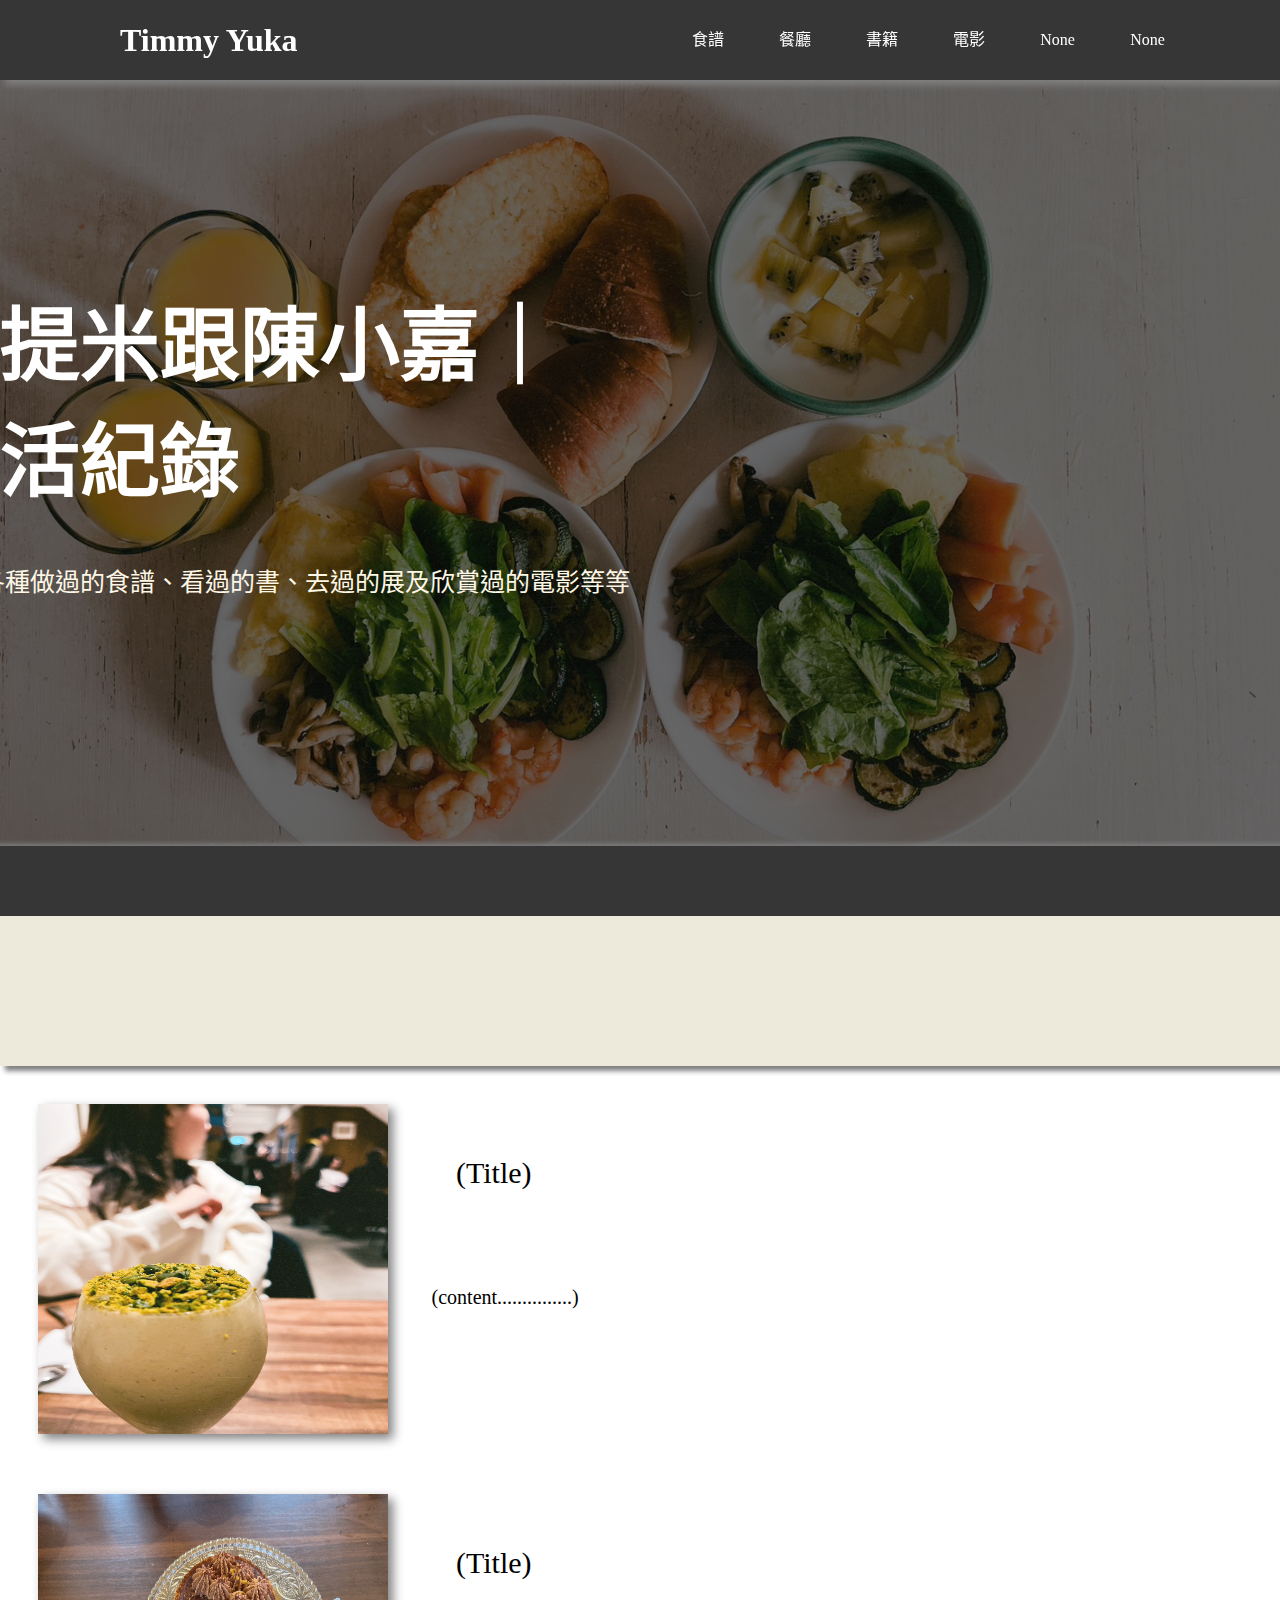
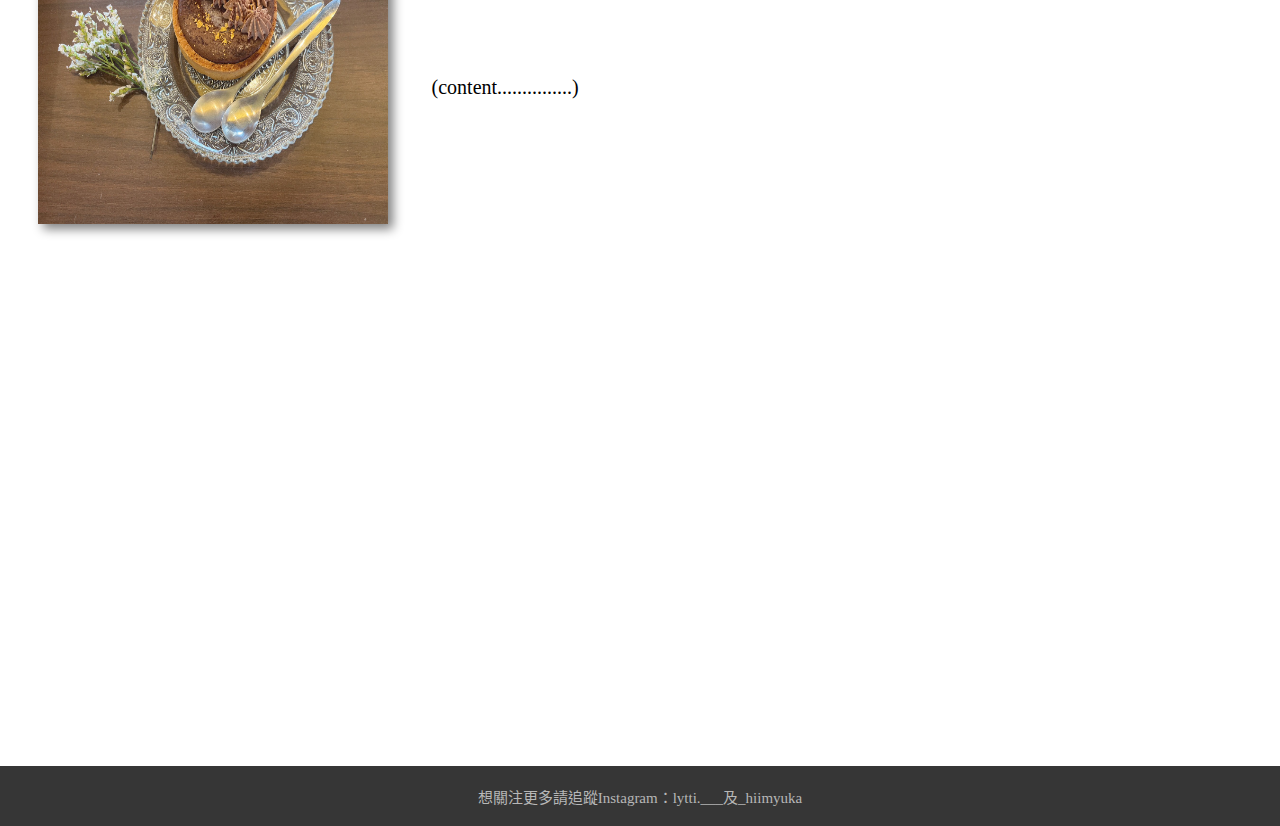
<file: index.html>
<!DOCTYPE html>
<html lang="zh-TW">
<head>
    <meta charset="UTF-8">
    <meta name="viewport" content="width=device-width, initial-scale=1.0">
    <title>大廚提米</title>
    <link rel = 'stylesheet' href = 'style.css' >
</head>
<body>
    <header>
            <h1><a href="index.html">Timmy Yuka</a></h1>
            <!---------- 漢堡選單 ---------->
        <nav class="navbar">
            <ul class="nav_menu">
                <li class="nav_item"><a href="recipe.html" class="nav_link">食譜</a></li>
                <li class="nav_item"><a href="#" class="nav_link">餐廳</a></li>
                <li class="nav_item"><a href="#" class="nav_link">書籍</a></li>
                <li class="nav_item"><a href="#" class="nav_link">電影</a></li>
                <li class="nav_item"><a href="#" class="nav_link">None</a></li>
                <li class="nav_item"><a href="#" class="nav_link">None</a></li>
            </ul>
            <div class="burger">
                <span class="bar"></span>
                <span class="bar"></span>
                <span class="bar"></span>
            </div>
        </nav>
        <script src="script.js"></script>
        <!----------------------------->
    </header>
    <section class="Pic">
        <h2>羅提米跟陳小嘉｜<br>生活紀錄</h2>
        <p>紀錄各種做過的食譜、看過的書、去過的展及欣賞過的電影等等</p>
    </section>
    <div class="bridge"></div>
    <div class="bridge2"></div>
    <section class="intro">
        <section class="img1">
                <img src="S__223125566_0.jpg" alt="Tiramisu">
                <h3>(Title)</h3>
                <p>(content...............)</p>
        </section>
        <section class="img2">
                <img src="S__223125564_0.jpg" alt="Tiramisu">
                <h3>(Title)</h3>
                <p>(content...............)</p>
        </section>
    </section>
    <footer>
        <p>想關注更多請追蹤Instagram：lytti.___及_hiimyuka</p>
    </footer>
</body>
</html
</file>
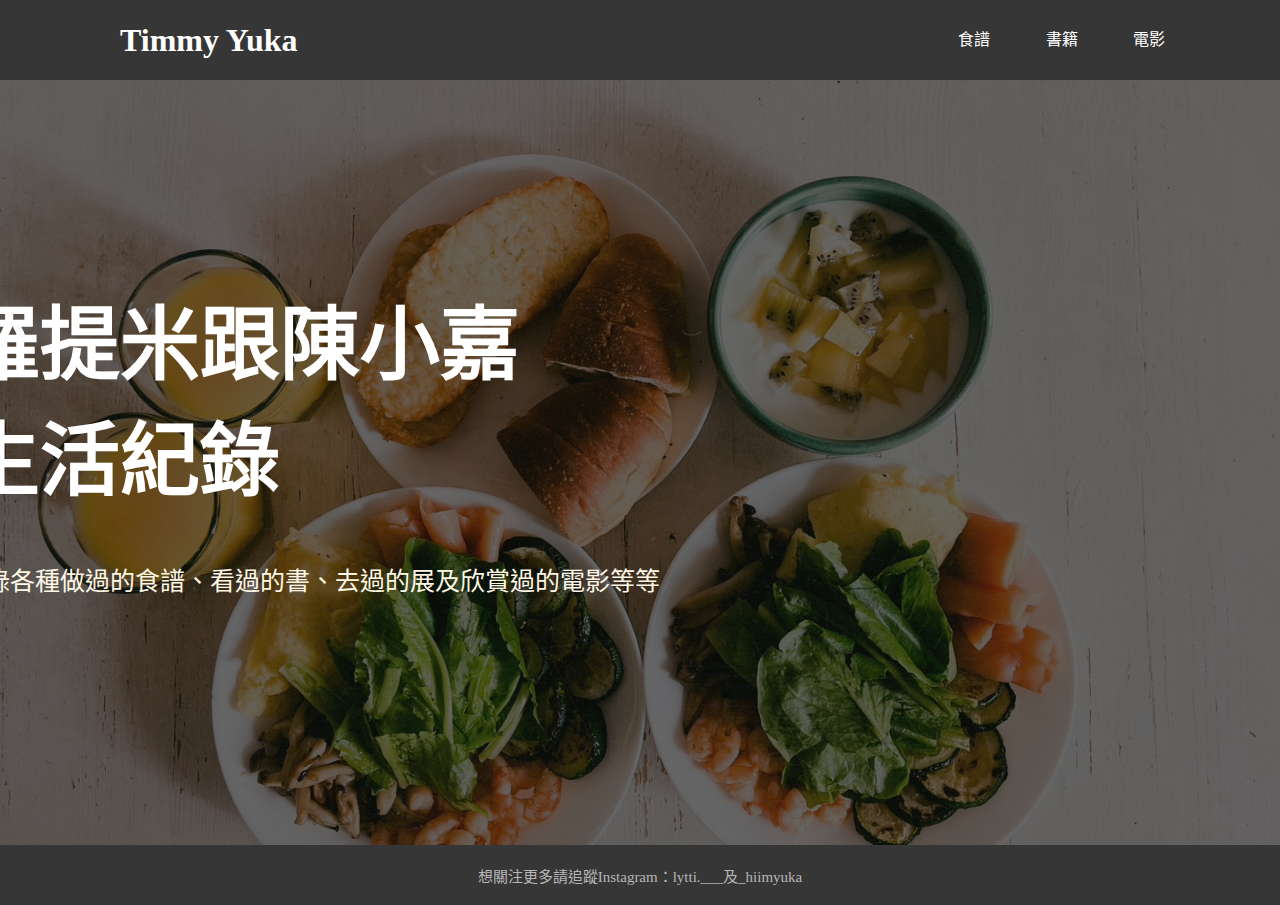
<file: web/index.html>
<!DOCTYPE html>
<html lang="zh-TW">
<head>
    <meta charset="UTF-8">
    <meta name="viewport" content="width=device-width, initial-scale=1.0">
    <title>大廚提米</title>
    <link rel = 'stylesheet' href = 'style.css' >
</head>
<body>
    <header>
            <h1><a href="index.html">Timmy Yuka</a></h1>
            <!---------- 漢堡選單 ---------->
        <nav class="navbar">
            <ul class="nav_menu">
                <li class="nav_item"><a href="recipe.html">食譜</a></li>
                <li class="nav_item"><a href="#">書籍</a></li>
                <li class="nav_item"><a href="#">電影</a></li>
            </ul>
            <div class="burger">
                <span class="bar"></span>
                <span class="bar"></span>
                <span class="bar"></span>
            </div>
        </nav>
        <script src="script.js"></script>
        <!----------------------------->
    </header>
    <section class="Pic">
        <h2>羅提米跟陳小嘉<br>生活紀錄</h2>
        <p>紀錄各種做過的食譜、看過的書、去過的展及欣賞過的電影等等</p>
    </section>
    <footer>
        <p>想關注更多請追蹤Instagram：lytti.___及_hiimyuka</p>
    </footer>
</body>
</html
</file>
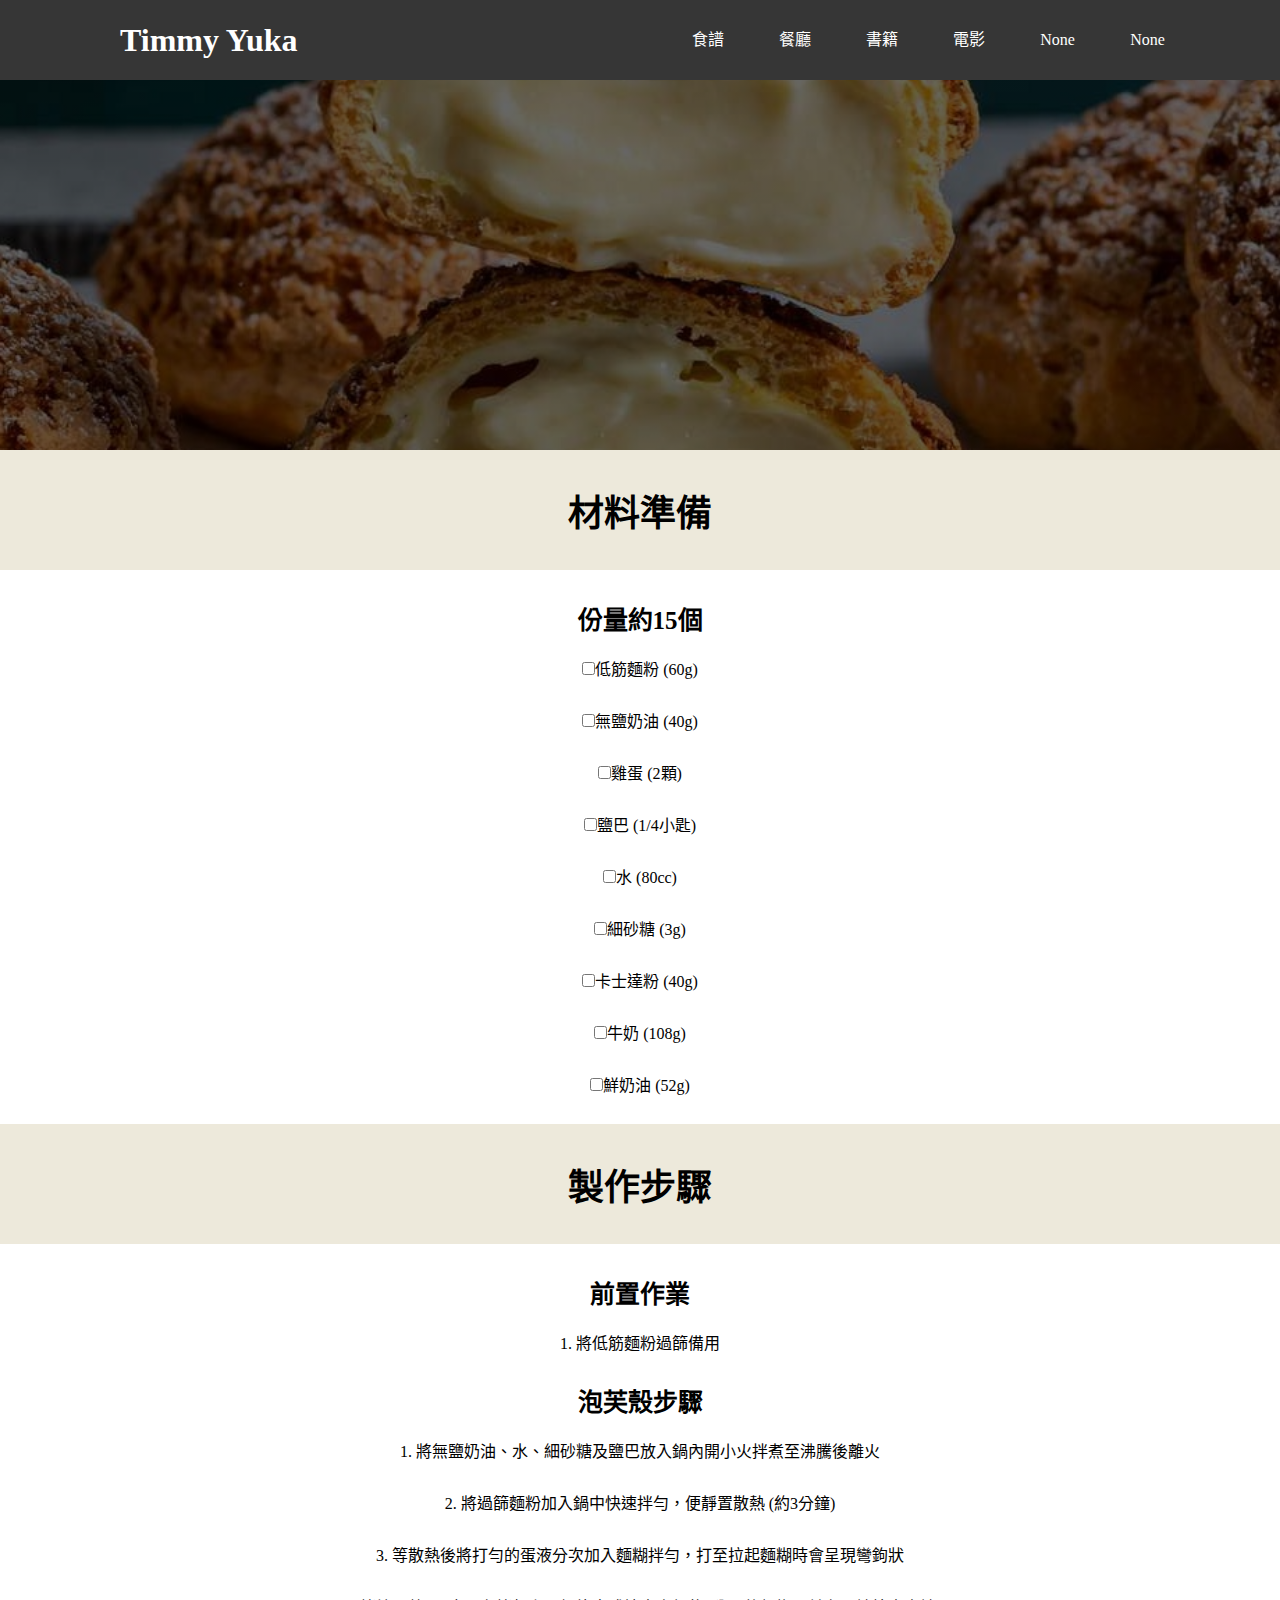
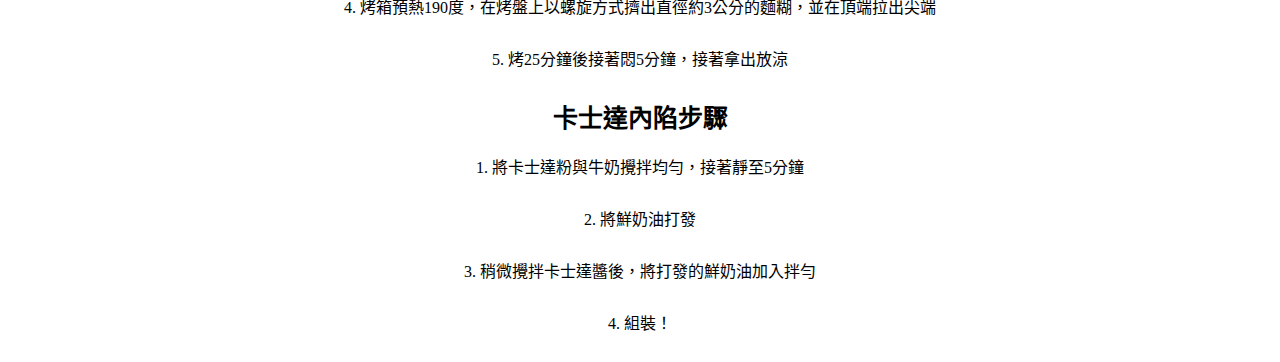
<file: puff.html>
<!DOCTYPE html>
<html lang="zh-TW">
<head>
    <meta charset="UTF-8">
    <meta name="viewport" content="width=device-width, initial-scale=1.0">
    <title>提拉米蘇食譜</title>
    <link rel = 'stylesheet' href = 'Tiramisu.css' >
</head>
<body>
    <header>
        <h1><a href="index.html">Timmy Yuka</a></h1>
        <!---------- 漢堡選單 ---------->
        <nav class="navbar">
            <ul class="nav_menu">
                <li class="nav_item"><a href="recipe.html" class="nav_link">食譜</a></li>
                <li class="nav_item"><a href="#" class="nav_link">餐廳</a></li>
                <li class="nav_item"><a href="#" class="nav_link">書籍</a></li>
                <li class="nav_item"><a href="#" class="nav_link">電影</a></li>
                <li class="nav_item"><a href="#" class="nav_link">None</a></li>
                <li class="nav_item"><a href="#" class="nav_link">None</a></li>
            </ul>
            <div class="burger">
                <span class="bar"></span>
                <span class="bar"></span>
                <span class="bar"></span>
            </div>
        </nav>
        <script src="script.js"></script>
    <nav>
    </nav>
    </header>
    <div class="puff_imag">
    </div>
    <div class="title">
        <h2>材料準備</h2>
    </div>
    <div class="content">
        <h3>份量約15個</h3>
        <p><input type="checkbox" class="nike">低筋麵粉 (60g)</p>
        <p><input type="checkbox" class="nike">無鹽奶油 (40g)</p>
        <p><input type="checkbox" class="nike">雞蛋 (2顆)</p>
        <p><input type="checkbox" class="nike">鹽巴 (1/4小匙)</p>
        <p><input type="checkbox" class="nike">水 (80cc)</p>
        <p><input type="checkbox" class="nike">細砂糖 (3g)</p>
        <p><input type="checkbox" class="nike">卡士達粉 (40g)</p>
        <p><input type="checkbox" class="nike">牛奶 (108g)</p>
        <p><input type="checkbox" class="nike">鮮奶油 (52g)</p>
    </div>
    <div class="title">
        <h2>製作步驟</h2>
    </div>
    <div class="content">
        <h3>前置作業</h3>
        <p>1. 將低筋麵粉過篩備用</p>
        <h3>泡芙殼步驟</h3>
        <p>1. 將無鹽奶油、水、細砂糖及鹽巴放入鍋內開小火拌煮至沸騰後離火</p>
        <p>2. 將過篩麵粉加入鍋中快速拌勻，便靜置散熱 (約3分鐘)</p>
        <p>3. 等散熱後將打勻的蛋液分次加入麵糊拌勻，打至拉起麵糊時會呈現彎鉤狀</p>
        <p>4. 烤箱預熱190度，在烤盤上以螺旋方式擠出直徑約3公分的麵糊，並在頂端拉出尖端</p>
        <p>5. 烤25分鐘後接著悶5分鐘，接著拿出放涼</p>
        <h3>卡士達內陷步驟</h3>
        <p>1. 將卡士達粉與牛奶攪拌均勻，接著靜至5分鐘</p>
        <p>2. 將鮮奶油打發</p>
        <p>3. 稍微攪拌卡士達醬後，將打發的鮮奶油加入拌勻</p>
        <p>4. 組裝！</p>

    </div>
    
</body>
</html>
</file>
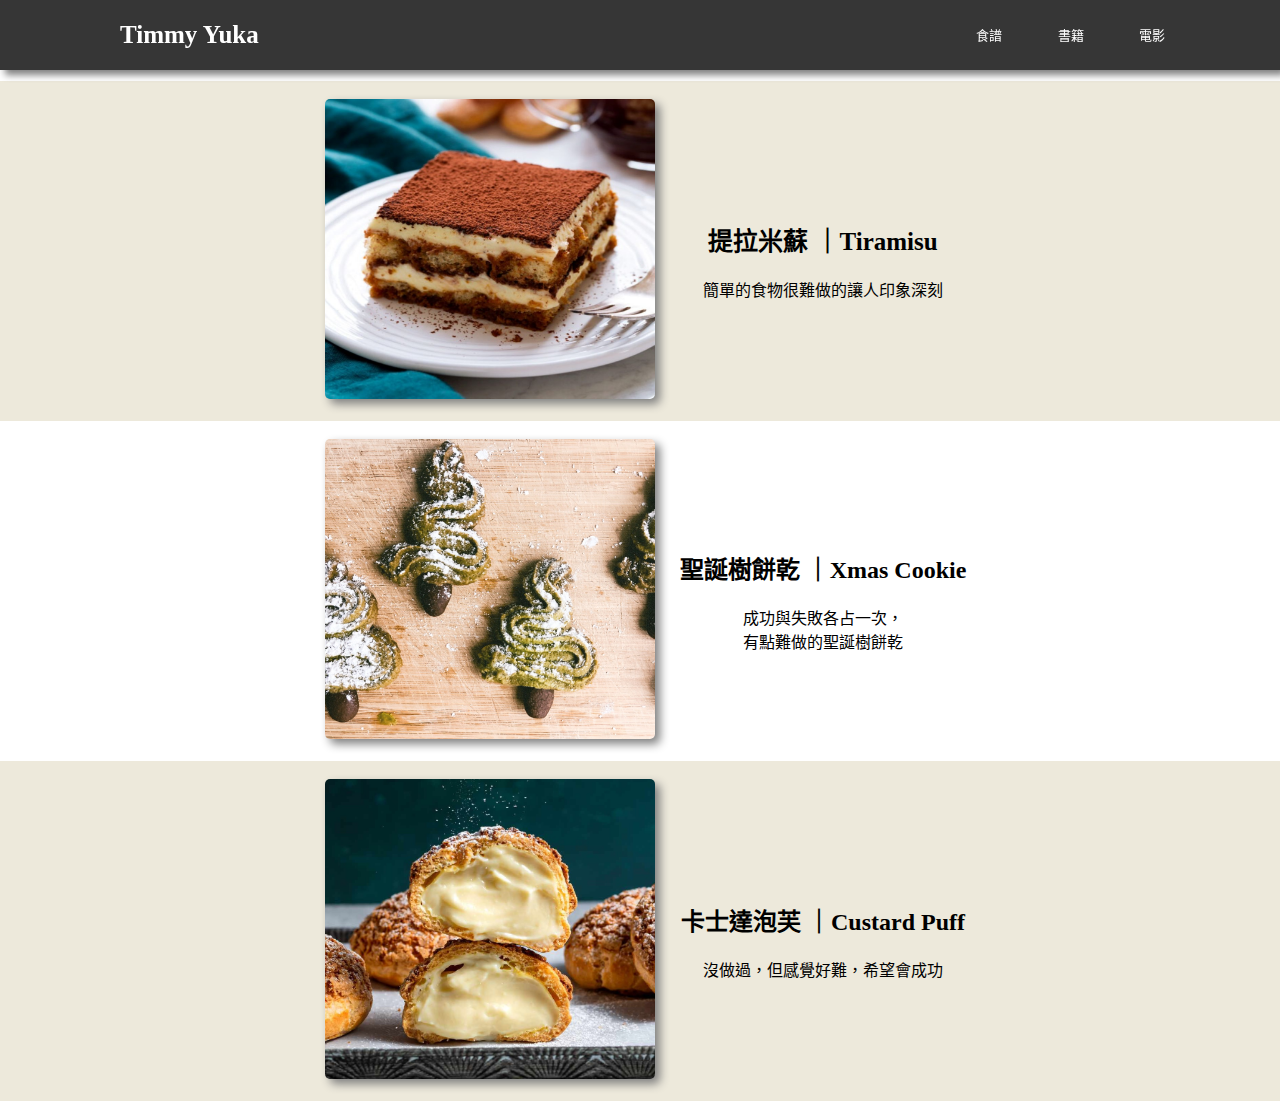
<file: recipe.html>
<!DOCTYPE html>
<html lang="zh-TW">
<head>
    <meta charset="UTF-8">
    <meta name="viewport" content="width=device-width, initial-scale=1.0">
    <title>食譜</title>
    <link rel = 'stylesheet' href = 'recipe.css' >
</head>
<body>
    <header>
        <h1><a href="index.html">Timmy Yuka</a></h1>
        <!---------- 漢堡選單 ---------->
        <nav class="navbar">
            <ul class="nav_menu">
                <li class="nav_item"><a href="recipe.html" class="nav_link">食譜</a></li>
                <li class="nav_item"><a href="#" class="nav_link">書籍</a></li>
                <li class="nav_item"><a href="#" class="nav_link">電影</a></li>
            </ul>
            <div class="burger">
                <span class="bar"></span>
                <span class="bar"></span>
                <span class="bar"></span>
            </div>
        </nav>
        <script src="script.js"></script>
    </header>
    <div class="space">
    </div>
    <section class="smartphone">
        <section class="Tiramisu">
                <a href="Tiramisu.html"><img src="tiramisu.jpg" alt="Tiramisu"></a>
            <div>
                <p class="word">提拉米蘇 ｜Tiramisu</p>
                <p>簡單的食物很難做的讓人印象深刻</p>
        </section>
        <section class="Xmas">
            </div>
                <a href="Xmas.html"><img src="Xma.jpg" alt="Tiramisu"></a>
            <div>
                <h2>聖誕樹餅乾 ｜Xmas Cookie</h2>
                <p>成功與失敗各占一次，<br>有點難做的聖誕樹餅乾</p>
            </div>
        </section>
        <section class="puff">
            </div>
                <a href="puff.html"><img src="puff.jpg" alt="Tiramisu"></a>
            <div>
                <h2>卡士達泡芙 ｜Custard Puff</h2>
                <p>沒做過，但感覺好難，希望會成功</p>
            </div>
        </section>
    </section>
    
</body>
</html>
</file>
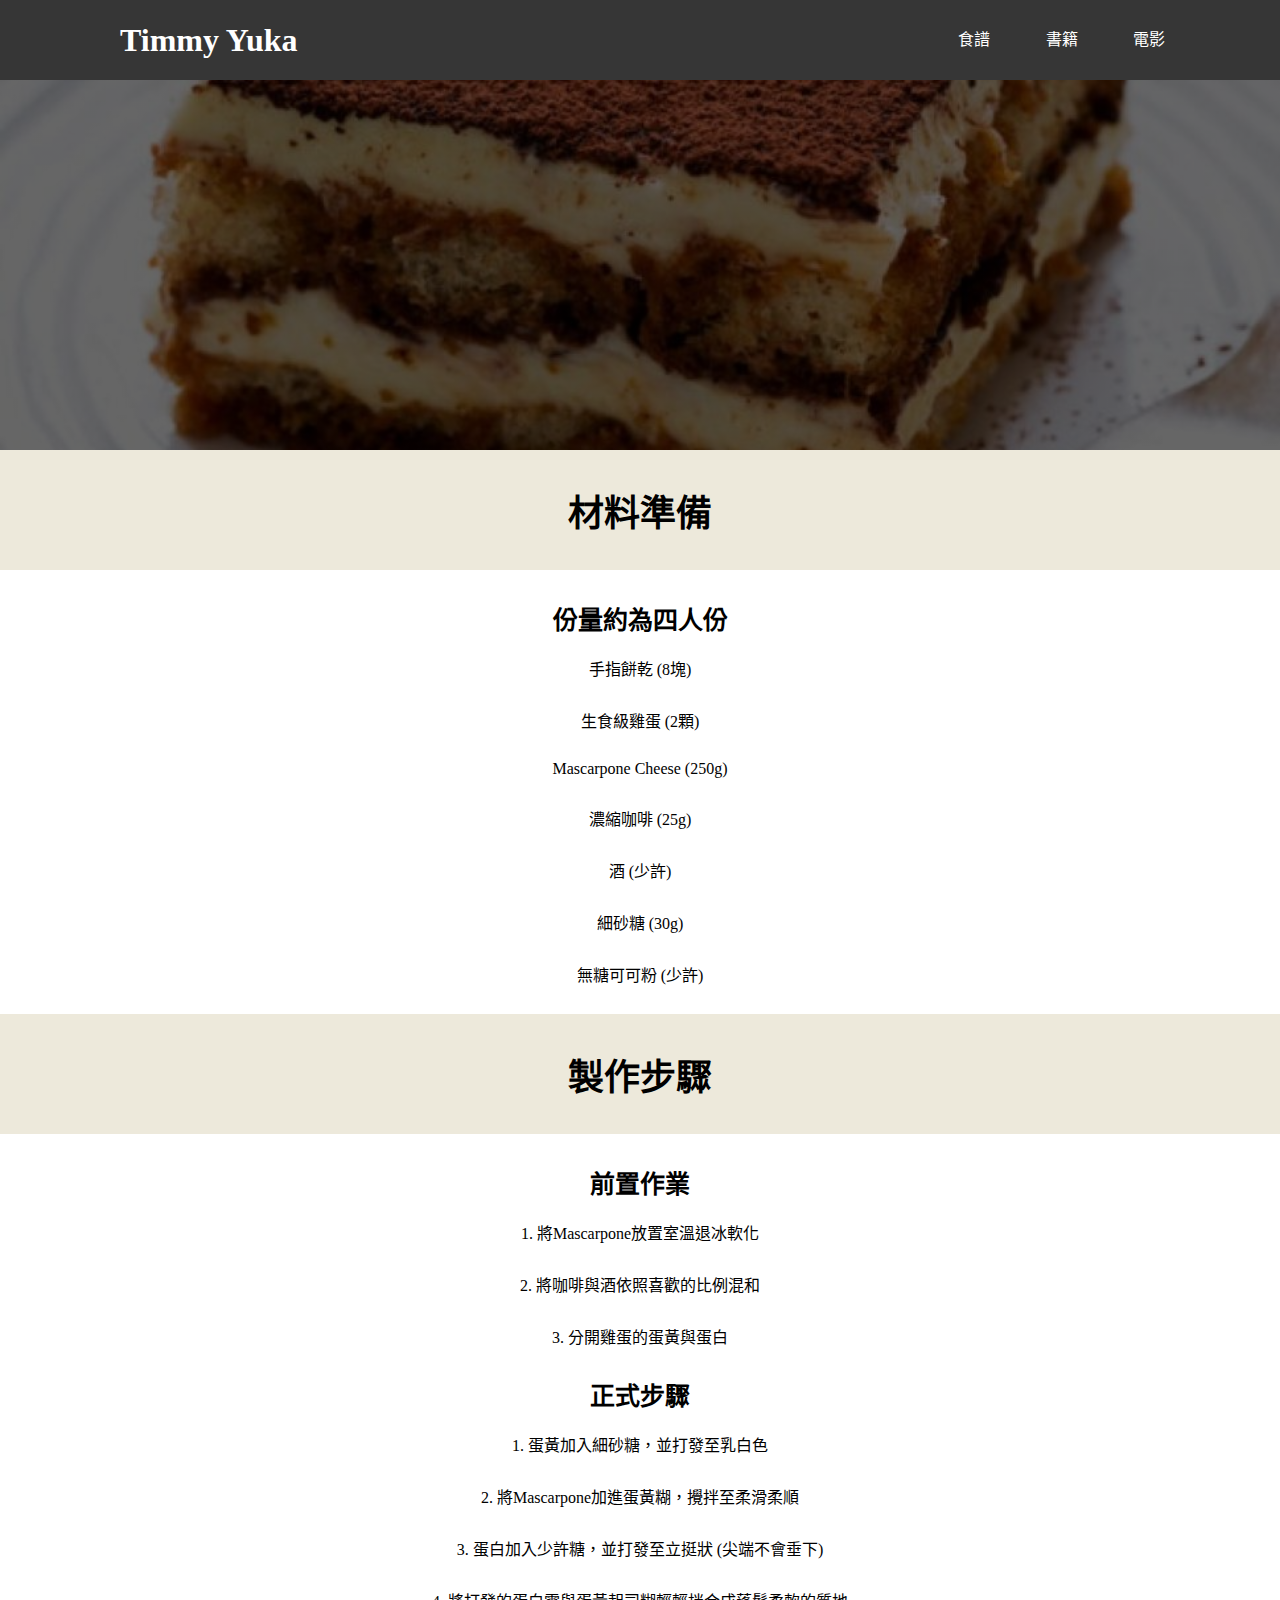
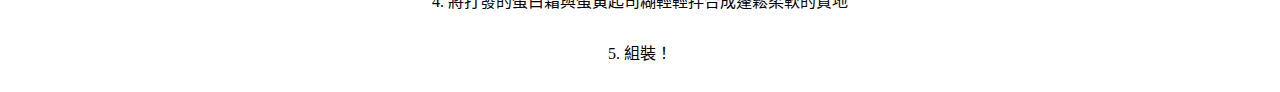
<file: Tiramisu.html>
<!DOCTYPE html>
<html lang="zh-TW">
<head>
    <meta charset="UTF-8">
    <meta name="viewport" content="width=device-width, initial-scale=1.0">
    <title>提拉米蘇食譜</title>
    <link rel = 'stylesheet' href = 'Tiramisu.css' >
</head>
<body>
    <header>
        <h1><a href="index.html">Timmy Yuka</a></h1>
        <!---------- 漢堡選單 ---------->
        <nav class="navbar">
            <ul class="nav_menu">
                <li class="nav_item"><a href="recipe.html">食譜</a></li>
                <li class="nav_item"><a href="#">書籍</a></li>
                <li class="nav_item"><a href="#">電影</a></li>
            </ul>
            <div class="burger">
                <span class="bar"></span>
                <span class="bar"></span>
                <span class="bar"></span>
            </div>
        </nav>
        <script src="script.js"></script>
    <nav>
    </nav>
    </header>
    <div class="Tiramisu_imag">
    </div>
    <div class="title">
        <h2>材料準備</h2>
    </div>
    <div class="content">
        <h3>份量約為四人份</h3>
        <p>手指餅乾 (8塊)</p>
        <p>生食級雞蛋 (2顆)</p>
        <p>Mascarpone Cheese (250g)</p>
        <p>濃縮咖啡 (25g)</p>
        <p>酒 (少許)</p>
        <p>細砂糖 (30g)</p>
        <p>無糖可可粉 (少許)</p>
    </div>
    <div class="title">
        <h2>製作步驟</h2>
    </div>
    <div class="content">
        <h3>前置作業</h3>
        <p>1. 將Mascarpone放置室溫退冰軟化</p>
        <p>2. 將咖啡與酒依照喜歡的比例混和</p>
        <p>3. 分開雞蛋的蛋黃與蛋白</p>
        <h3>正式步驟</h3>
        <p>1. 蛋黃加入細砂糖，並打發至乳白色</p>
        <p>2. 將Mascarpone加進蛋黃糊，攪拌至柔滑柔順</p>
        <p>3. 蛋白加入少許糖，並打發至立挺狀 (尖端不會垂下)</p>
        <p>4. 將打發的蛋白霜與蛋黃起司糊輕輕拌合成蓬鬆柔軟的質地</p>
        <p>5. 組裝！</p>

    </div>
    
</body>
</html>
</file>
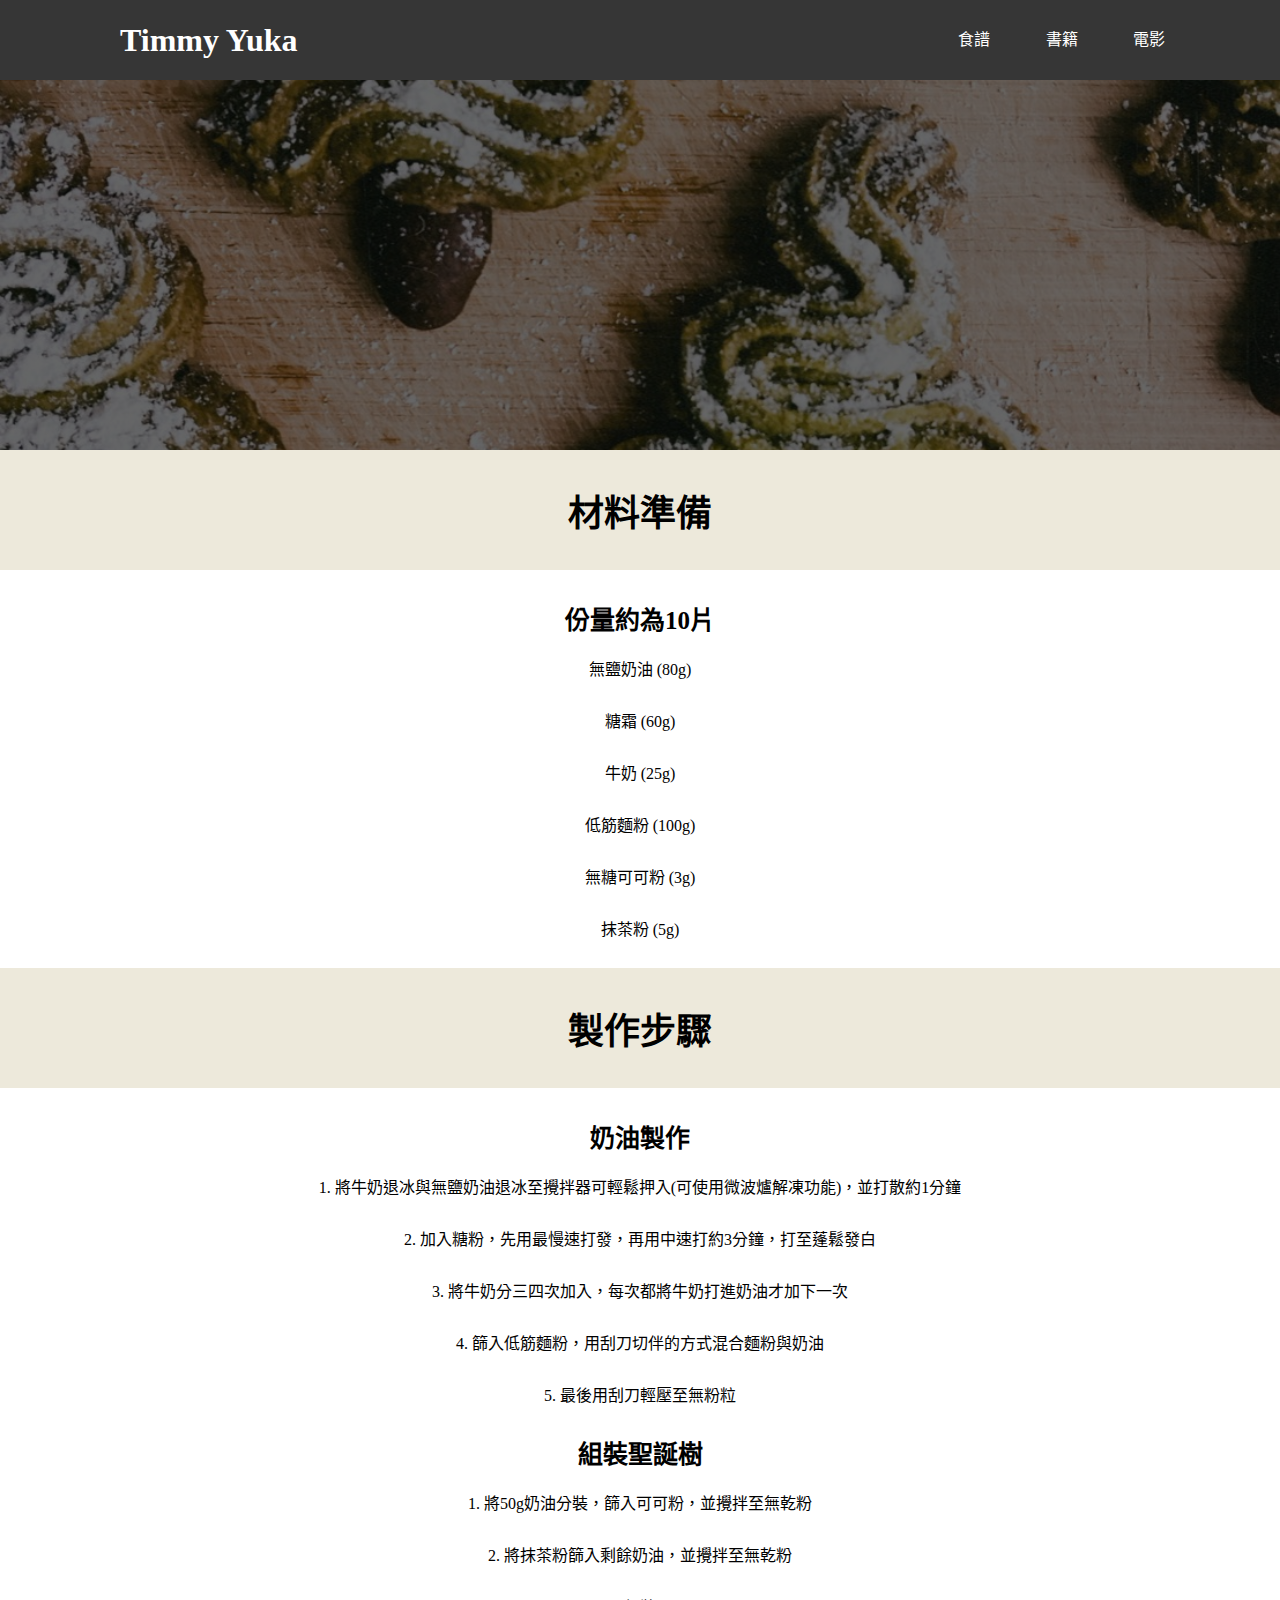
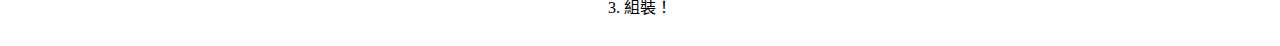
<file: Xmas.html>
<!DOCTYPE html>
<html lang="zh-TW">
<head>
    <meta charset="UTF-8">
    <meta name="viewport" content="width=device-width, initial-scale=1.0">
    <title>聖誕樹餅乾食譜</title>
<link rel = 'stylesheet' href = 'Tiramisu.css' >
</head>
<body>
    <header>
        <h1><a href="index.html">Timmy Yuka</a></h1>
        <!---------- 漢堡選單 ---------->
        <nav class="navbar">
            <ul class="nav_menu">
                <li class="nav_item"><a href="recipe.html">食譜</a></li>
                <li class="nav_item"><a href="#">書籍</a></li>
                <li class="nav_item"><a href="#">電影</a></li>
            </ul>
            <div class="burger">
                <span class="bar"></span>
                <span class="bar"></span>
                <span class="bar"></span>
            </div>
        </nav>
        <script src="script.js"></script>
    <nav>
    </nav>
    </header>
    <div class="Xmas_imag">
    </div>
    <div class="title">
        <h2>材料準備</h2>
    </div>
    <div class="content">
        <h3>份量約為10片</h3>
        <p>無鹽奶油 (80g)</p>
        <p>糖霜 (60g)</p>
        <p>牛奶 (25g)</p>
        <p>低筋麵粉 (100g)</p>
        <p>無糖可可粉 (3g)</p>
        <p>抹茶粉 (5g)</p>
    </div>
    <div class="title">
        <h2>製作步驟</h2>
    </div>
    <div class="content">
        <h3>奶油製作</h3>
        <p>1. 將牛奶退冰與無鹽奶油退冰至攪拌器可輕鬆押入(可使用微波爐解凍功能)，並打散約1分鐘</p>
        <p>2. 加入糖粉，先用最慢速打發，再用中速打約3分鐘，打至蓬鬆發白</p>
        <p>3. 將牛奶分三四次加入，每次都將牛奶打進奶油才加下一次</p>
        <p>4. 篩入低筋麵粉，用刮刀切伴的方式混合麵粉與奶油</p>
        <p>5. 最後用刮刀輕壓至無粉粒</p>
        <h3>組裝聖誕樹</h3>
        <p>1. 將50g奶油分裝，篩入可可粉，並攪拌至無乾粉</p>
        <p>2. 將抹茶粉篩入剩餘奶油，並攪拌至無乾粉</p>
        <p>3. 組裝！</p>

    </div>
    
</body>
</html>
</file>
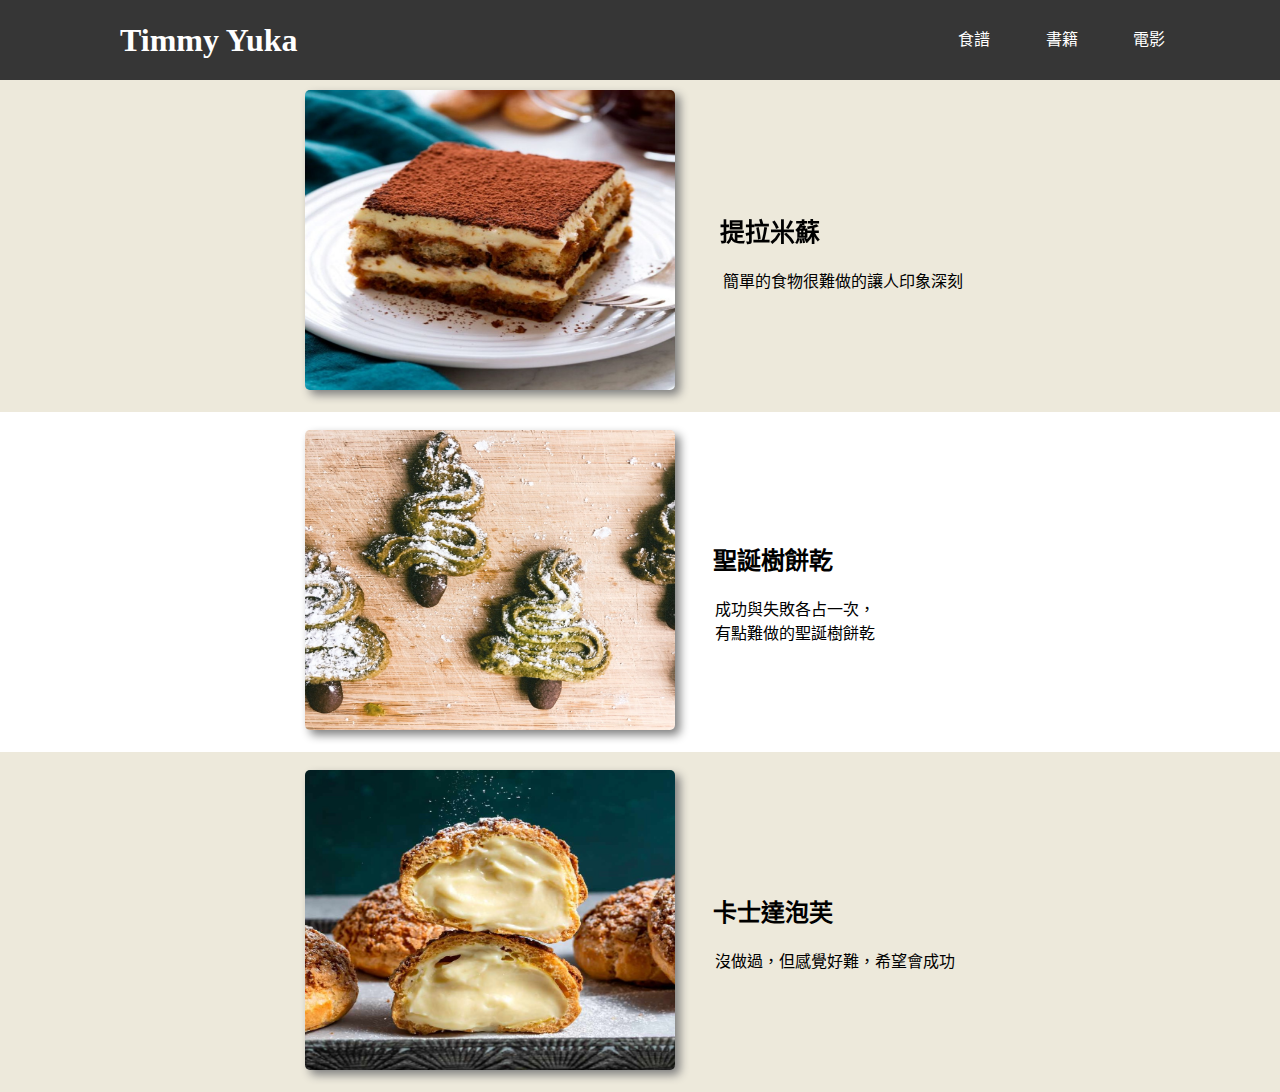
<file: web/recipe.html>
<!DOCTYPE html>
<html lang="zh-TW">
<head>
    <meta charset="UTF-8">
    <meta name="viewport" content="width=device-width, initial-scale=1.0">
    <title>食譜</title>
    <link rel = 'stylesheet' href = 'recipe.css' >
</head>
<body>
    <header>
        <h1><a href="index.html">Timmy Yuka</a></h1>
        <!---------- 漢堡選單 ---------->
        <nav class="navbar">
            <ul class="nav_menu">
                <li class="nav_item"><a href="recipe.html">食譜</a></li>
                <li class="nav_item"><a href="#">書籍</a></li>
                <li class="nav_item"><a href="#">電影</a></li>
            </ul>
            <div class="burger">
                <span class="bar"></span>
                <span class="bar"></span>
                <span class="bar"></span>
            </div>
        </nav>
        <script src="script.js"></script>
    </header>
    <div class="space">
    </div>
    <section class="Tiramisu">
            <a href="Tiramisu.html"><img src="tiramisu.jpg" alt="Tiramisu"></a>
        <div>
            <p class="word">提拉米蘇</p>
            <p>簡單的食物很難做的讓人印象深刻</p>
    </section>
    <section class="Xmas">
        </div>
            <a href="Xmas.html"><img src="Xma.jpg" alt="Tiramisu"></a>
        <div>
            <h2>聖誕樹餅乾</h2>
            <p>成功與失敗各占一次，<br>有點難做的聖誕樹餅乾</p>
        </div>
    </section>
    <section class="puff">
        </div>
            <a href="#"><img src="puff.jpg" alt="Tiramisu"></a>
        <div>
            <h2>卡士達泡芙</h2>
            <p>沒做過，但感覺好難，希望會成功</p>
        </div>
    </section>
    
</body>
</html>
</file>
<file: style.css>
* {
    padding: 0;
    margin: 0;
}

header {
    background-color: #363636;
    height: 80px;
    width: 100%;
    box-sizing: border-box;
    box-shadow: 5px 5px 7px gray;
    position: fixed;
    z-index: 999;
}
header a {
    color:white;
    text-decoration: none;
    transition: 0.5s ease;
}
header a:hover {
    color:rgba(248, 245, 34, 0.76) ;
    font-size: 105%;
    /* text-decoration: underline; */
}
header li {
    display:inline;
    margin-right: 4vw;
}
header ul {
    position:absolute;
    right: 5vw;
    top: 0;
    line-height: 80px;
}

h1 {
    color: white;
    position: absolute;
    left: 120px;
    top: 0px;
    line-height: 80px;
}

.Pic {
    background-color: antiquewhite;
    color: white;
    height: 85vh;
    background-image: linear-gradient(rgba(0, 0, 0, 0.6), rgba(0, 0, 0, 0.6)),url("S__223125565_0.jpg");
    background-repeat: no-repeat;
    background-size: cover;
    background-position: center;
    display: flex;
    flex-direction: column;
    align-items: center;
    justify-content: center;
    transition: background-image 1s ease-in-out;
    padding-top: 9vh;
}
.Pic h2 {
    font-size: 80px;
    position: relative;
    left:-400px;
}
.Pic p {
    font-size: 25px;
    color: #FEF7E6;
    margin: 50px 0;
    position: relative;
    left:-360px;
}

.bridge {
    height: 70px;
    background-color: #363636;
    box-shadow: 0 5px 5px 7px gray;
}
.bridge2 {
    background-color: #ede9db;
    height: 150px;
    box-shadow: 0 5px 5px 5px gray;
    box-shadow: 5px 5px 5px gray;
}
.intro {
    height: 1300px;
}
.img1 {
    display: flex;
    padding: 20px 20px 20px 20px;
}
.img1 img {
    width: 350px;
    height: 330px;
    margin: 18px;
    /* border-radius: 5px; */
    /* background-color: #dddacf; */
    box-shadow: 5px 5px 10px gray;
}
.img1 h3 {
    padding-left: 50px;
    font-size: 30px;
    font-weight: 500;
    position: relative;
    padding-top: 70px;
}
.img1 p {
    left: -100px;
    font-size: 20px;
    position: relative; 
    padding-top: 200px;
}
.img1 {
    display: flex;
    height: 370px;
    padding: 20px 20px 20px 20px;
}
.dash {
    display: block;
    width:1500px; height: 2px; margin: 5px auto;
    background-color: #ede9db;
    position: relative;
    top: -8px; left: -150px;
}
.img2 {
    display: flex;
    padding: 0 20px 20px 20px;
}
.img2 img {
    width: 350px;
    height: 330px;
    margin: 18px;
    /* border-radius: 5px; */
    /* background-color: #dddacf; */
    box-shadow: 5px 5px 10px gray;
    position: relative;
    padding-top: -100px;
}
.img2 h3 {
    padding-left: 50px;
    font-size: 30px;
    font-weight: 500;
    position: relative;
    padding-top: 70px;
}
.img2 p {
    left: -100px;
    font-size: 20px;
    position: relative; 
    padding-top: 200px;
}
.img3 {
    display: flex;
    padding: 0 20px 20px 20px;
}
.img3 img {
    width: 350px;
    height: 330px;
    margin: 18px;
    /* border-radius: 5px; */
    /* background-color: #dddacf; */
    box-shadow: 5px 5px 10px gray;
    position: relative;
    padding-top: -100px;
}
.img3 h3 {
    padding-left: 50px;
    font-size: 30px;
    font-weight: 500;
    position: relative;
    padding-top: 70px;
}
.img3 p {
    left: -100px;
    font-size: 20px;
    position: relative; 
    padding-top: 200px;
}
.bridge3 {
    background-color: #ede9db;
    height: 150px;
    box-shadow: 0 5px 5px 9px gray;
}
.bridge3 p {
    color:#7a6f56;
    font-size: 20px;
    font-weight: 500;
    display: flex;
    align-items: center; justify-content: center;
    position: relative;
    top: 23px;
}

footer {
    background-color: #363636;
    color: #b7b7b7;
    height: 60px;
    display: flex;
    justify-content: center;
    align-items: center;
    font-size: 15px;
}

/* ------------burger------------ */
.burger {
    display: none;
}
.bar {
    display: block;
    width:25px; height: 3px; margin: 5px auto;
    -webkit-transition: all 0.3s ease-in-out;
    transition: all 0.3s ease-in-out;
    background-color: white;
}
/* ------------------------------ */

/* 響應式css */
@media screen and (max-width: 768px) {

    header h1 {
        left: 50%;
        transform: translateX(-50%);
    }
    .Pic h2 {
        position: inherit;
        font-size: 40px;
        display: flex;
        align-items: center; justify-content: center;
    }
    .Pic p {
        position: inherit;
        font-size: 13px;
        display: flex;
        align-items: center; justify-content: center;
    }
    .img1 img {
        max-block-size: none;
        height: 200px; width:180px;
    }
    .img1 {
        height: 240px;
    }
    .dash {
        position: relative;
        top: -6px; left: 0px;
        width:300px; height: 2px; margin: 5px auto;
    }
    .intro p {
        position: relative;
        top: -50px;
        left: -120px;
    }
    .intro h3 {
        position: relative;
        left: -45px
    }
    .intro {
        height: 920px;
    }
    .intro img {
        max-block-size: none;
        height: 200px; width:180px;
    }
    .bridge3 p {
        color:#7a6f56;
        font-size: 20px;
        font-weight: 500;
        display: flex;
        align-items: center; justify-content: center;
        position: relative;
        top: 25px; left: 0px;
    }
   
     .burger {
        display: block;
        background-color: transparent;
        color: white;
        font-size: 45px;
        position: absolute;
        top: 25px; left: 20px;
        border: none;
        cursor: pointer;
     }
    .burger.active .bar:nth-child(2) {
        opacity: 0;
    }
    .burger.active .bar:nth-child(1) {
        transform: translateY(8px) rotate(45deg);
    }
    .burger.active .bar:nth-child(3) {
        transform: translateY(-8px) rotate(-45deg);
    }
    .nav_menu {
        display: fixed;
        font-size: 20px;
        top: -600px;
        flex-direction: column;
        background-color: #3d3d3f;
        width: 100%;
        text-align: center;
        transition: 0.4s;
        left:0;
    }
    .nav_item {
        display: flex;
        flex-direction: column;
        margin: 10px 10px 0 10px;
    }
    .nav_menu.active {
        top: 70px;left: 0;
        box-shadow: 5px 5px 10px rgb(0, 0, 0);
    }
}
</file>
<file: web/style.css>
* {
    padding: 0;
    margin: 0;
}

header {
    background-color: #363636;
    height: 80px;
    width: 100%;
}
header a {
    color:white;
    text-decoration: none;
    transition: 0.5s ease;
}
header a:hover {
    color:rgba(255, 253, 127, 0.76) ;
    /* text-decoration: underline; */
}
header li {
    display:inline;
    margin-right: 4vw;
}
header ul {
    position:absolute;
    right: 5vw;
    top: 0;
    line-height: 80px;
}

h1 {
    color: white;
    position: absolute;
    left: 120px;
    top: 0px;
    line-height: 80px;
}

.Pic {
    background-color: antiquewhite;
    color: white;
    height: 85vh;
    background-image: linear-gradient(rgba(0, 0, 0, 0.6), rgba(0, 0, 0, 0.6)),url("S__223125565_0.jpg");
    background-repeat: no-repeat;
    background-size: cover;
    background-position: center;
    display: flex;
    flex-direction: column;
    align-items: center;
    justify-content: center;
    transition: background-image 1s ease-in-out;
}
.Pic h2 {
    font-size: 80px;
    position: relative;
    left:-400px;
}
.Pic p {
    font-size: 25px;
    color: #FEF7E6;
    margin: 50px 0;
    position: relative;
    left:-330px;
}

footer {
    background-color: #363636;
    color: #b7b7b7;
    height: 60px;
    display: flex;
    justify-content: center;
    align-items: center;
    font-size: 15px;
}

/* ------------burger------------ */
.burger {
    display: none;
}
.bar {
    display: block;
    width:25px; height: 3px; margin: 5px auto;
    -webkit-transition: all 0.3s ease-in-out;
    transition: all 0.3s ease-in-out;
    background-color: white;
}
/* ------------------------------ */

/* 響應式css */
@media screen and (max-width: 768px) {

    header h1 {
        left: 50%;
        transform: translateX(-50%);
    }
    .Pic h2 {
        position: inherit;
        font-size: 40px;
        display: flex;
        align-items: center; justify-content: center;
    }
    .Pic p {
        position: inherit;
        font-size: 20px;
        display: flex;
        align-items: center; justify-content: center;
    }
     .burger {
        display: block;
        background-color: transparent;
        color: white;
        font-size: 45px;
        position: absolute;
        top: 25px; left: 20px;
        border: none;
        cursor: pointer;
     }
    .burger.active .bar:nth-child(2) {
        opacity: 0;
    }
    .burger.active .bar:nth-child(1) {
        transform: translateY(8px) rotate(45deg);
    }
    .burger.active .bar:nth-child(3) {
        transform: translateY(-8px) rotate(-45deg);
    }
    .nav_menu {
        position: fixed;
        font-size: 20px;
        top: -300px;
        flex-direction: column;
        background-color: #616060;
        width: 100%;
        text-align: center;
        transition: 0.3s;
    }
    .nav_item {
        display: flex;
        flex-direction: column;
        margin: 10px 10px 0 10px;
    }
    .nav_menu.active {
        left:0; top: 70px;
    }
}
</file>
<file: Tiramisu.css>
* {
    padding: 0;
    margin: 0;
}

header {
    background-color: #363636;
    height: 80px;
    width: 100%;
    position: fixed;
}
header a {
    color:white;
    text-decoration: none;
    transition: 0.5s ease;
}
header a:hover {
    color:rgba(255, 253, 127, 0.76) ;
    /* text-decoration: underline; */
}
header li {
    display:inline;
    margin-right: 4vw;
}
header ul {
    position:absolute;
    right: 5vw;
    top: 0;
    line-height: 80px;
}

h1 {
    color: white;
    position: absolute;
    left: 120px;
    top: 0px;
    line-height: 80px;
}

h2 {
    font-size: 36px;
}
.title {
    background-color: #ede9db;
    padding: 10px 0 10px 0;
    height: 100px;
    display: flex;
    justify-content: center;
    align-items: center;

}

h3 {
    font-size: 25px;
    padding: 20px 0 0 0;
    display: flex;
    justify-content: center;
    align-items: center;
}

p {
    font-size: 16px;
    padding: 20px 0 8px 0;
    display: flex;
    justify-content: center;
    align-items: center;
}
.content {
    padding: 10px 0 20px 0;
}

.Xmas_imag {
    background-color: antiquewhite;
    color: white;
    height: 50vh;
    background-image: linear-gradient(rgba(0, 0, 0, 0.6), rgba(0, 0, 0, 0.6)),url("Xma.jpg");
    background-repeat: no-repeat;
    background-size: cover;
    background-position: center;
    display: flex;
    flex-direction: column;
    align-items: center;
    justify-content: center;
    transition: background-image 1s ease-in-out;
}
.Tiramisu_imag {
    background-color: antiquewhite;
    color: white;
    height: 50vh;
    background-image: linear-gradient(rgba(0, 0, 0, 0.6), rgba(0, 0, 0, 0.6)),url("tiramisu.jpg");
    background-repeat: no-repeat;
    background-size: cover;
    background-position: center;
    display: flex;
    flex-direction: column;
    align-items: center;
    justify-content: center;
    transition: background-image 1s ease-in-out;
}
.puff_imag {
    background-color: antiquewhite;
    color: white;
    height: 50vh;
    background-image: linear-gradient(rgba(0, 0, 0, 0.6), rgba(0, 0, 0, 0.6)),url("puff.jpg");
    background-repeat: no-repeat;
    background-size: cover;
    background-position: center;
    display: flex;
    flex-direction: column;
    align-items: center;
    justify-content: center;
    transition: background-image 1s ease-in-out;
}

/* ------------burger------------ */
.burger {
    display: none;
}
.bar {
    display: block;
    width:25px; height: 3px; margin: 5px auto;
    -webkit-transition: all 0.3s ease-in-out;
    transition: all 0.3s ease-in-out;
    background-color: white;
}
/* ------------------------------ */
/* 響應式css */
@media screen and (max-width: 768px) {

    header h1 {
        left: 50%;
        transform: translateX(-50%);
    }
    .Pic h2 {
        position: inherit;
        font-size: 40px;
        display: flex;
        align-items: center; justify-content: center;
    }
    .Pic p {
        position: inherit;
        font-size: 20px;
        display: flex;
        align-items: center; justify-content: center;
    }
     .burger {
        display: block;
        background-color: transparent;
        color: white;
        font-size: 45px;
        position: absolute;
        top: 25px; left: 20px;
        border: none;
        cursor: pointer;
     }
    .burger.active .bar:nth-child(2) {
        opacity: 0;
    }
    .burger.active .bar:nth-child(1) {
        transform: translateY(8px) rotate(45deg);
    }
    .burger.active .bar:nth-child(3) {
        transform: translateY(-8px) rotate(-45deg);
    }
    .nav_menu {
        position: fixed;
        font-size: 20px;
        top: -300px;
        flex-direction: column;
        background-color: #616060;
        width: 100%;
        text-align: center;
        transition: 0.3s;
    }
    .nav_item {
        display: flex;
        flex-direction: column;
        margin: 10px 10px 0 10px;
    }
    .nav_menu.active {
        left:0; top: 70px;
    }
}
</file>
<file: recipe.css>
* {
    padding: 0;
    margin: 0;
}

header {
    background-color: #363636;
    height: 70px;
    width: 100%;
    box-shadow: 5px 5px 7px gray;
    position: fixed;
    z-index: 999;
}
header a {
    color:white;
    text-decoration: none;
    transition: 0.5s ease;
}
header a:hover {
    color:rgba(248, 245, 34, 0.76) ;
    font-size: 105%;
    /* text-decoration: underline; */
}
header li {
    display:inline;
    margin-right: 4vw;
    font-size: 13px;
}
header ul {
    position:absolute;
    right: 5vw;
    top: 0;
    line-height: 70px;
}

h1 {
    color: white;
    position: absolute;
    left: 120px;
    top: 0px;
    line-height: 70px;
    font-size: 25px;
}

.Tiramisu {
    display: flex;
    background-color: #ede9db;
    justify-content: center;
    align-items: center;
    padding: 100px 18;
}
.Tiramisu div {
    width:300px;
    text-align: center;

}
.Tiramisu img {
    width: 330px;
    height: 300px;
    margin: 18px;
    border-radius: 5px;
    background-color: #dddacf;
    box-shadow: 5px 5px 10px gray;
}
.word {
    margin: 20px 0;
    font-size: 25px;
    font-weight: bold;
    /* position: absolute; */
    /* left: -73px;
    z-index: 1; */
}

.Xmas {
    display: flex;
    /* background-color: #ede9db; */
    justify-content: center;
    align-items: center;
    padding: 100px 18;
}
.Xmas div {
    width:300px;
    text-align: center;

}
.Xmas img {
    width: 330px;
    height: 300px;
    margin: 18px;
    border-radius: 5px;
    background-color: #dddacf;
    box-shadow: 5px 5px 10px gray;
}
.Xmas h2 {
    margin: 20px 0;
}


.puff {
    display: flex;
    background-color: #ede9db;
    justify-content: center;
    align-items: center;
    padding: 100px 18;
}
.puff div {
    width:300px;
    text-align: center;

}
.puff img {
    width: 330px;
    height: 300px;
    margin: 18px;
    border-radius: 5px;
    background-color: #dddacf;
    box-shadow: 5px 5px 10px gray;
}
.puff h2 {
    margin: 20px 0;
}

.space {
    height: 9vh;
}


/* ------------burger------------ */
.burger {
    display: none;
}
.bar {
    display: block;
    width:25px; height: 3px; margin: 5px auto;
    -webkit-transition: all 0.3s ease-in-out;
    transition: all 0.3s ease-in-out;
    background-color: white;
}
/* ------------------------------ */
/* 響應式css */
@media screen and (max-width: 768px) {

    header h1 {
        left: 50%;
        transform: translateX(-50%);
    }
    .Pic h2 {
        position: inherit;
        font-size: 40px;
        display: flex;
        align-items: center; justify-content: center;
    }
    .Pic p {
        position: inherit;
        font-size: 20px;
        display: flex;
        align-items: center; justify-content: center;
    }
     .burger {
        display: block;
        background-color: transparent;
        color: white;
        font-size: 45px;
        position: absolute;
        top: 20px; left: 20px;
        border: none;
        cursor: pointer;
     }
    .burger.active .bar:nth-child(2) {
        opacity: 0;
    }
    .burger.active .bar:nth-child(1) {
        transform: translateY(8px) rotate(45deg);
    }
    .burger.active .bar:nth-child(3) {
        transform: translateY(-8px) rotate(-45deg);
    }
    .nav_menu {
        position: fixed;
        font-size: 20px;
        top: -600px;
        flex-direction: column;
        background-color: #3d3d3f;
        width: 100%;
        text-align: center;
        transition: 0.3s;
        left: 0;
    }
    .nav_item {
        display: flex;
        flex-direction: column;
        margin: 10px 10px 0 10px;
        z-index: 5;
    }
    .nav_menu.active {
        left:0; top: 67px;
        box-shadow: 5px 5px 10px rgb(0, 0, 0);
    }
    .Tiramisu{
        display: flex;
        flex-direction: column;
        padding: 10px 0 30px 0;
    }
    .Xmas{
        display: flex;
        flex-direction: column;
        padding: 10px 0 30px 0;
    }
    .puff{
        display: flex;
        flex-direction: column;
        padding: 10px 0 30px 0;
    }
}
</file>
<file: web/recipe.css>
* {
    padding: 0;
    margin: 0;
}

header {
    background-color: #363636;
    height: 80px;
    width: 100%;
    position: fixed;
}
header a {
    color:white;
    text-decoration: none;
    transition: 0.5s ease;
}
header a:hover {
    color:rgba(255, 253, 127, 0.76) ;
    /* text-decoration: underline; */
}
header li {
    display:inline;
    margin-right: 4vw;
}
header ul {
    position:absolute;
    right: 5vw;
    top: 0;
    line-height: 80px;
}

h1 {
    color: white;
    position: absolute;
    left: 120px;
    top: 0px;
    line-height: 80px;
}

.Tiramisu {
    display: flex;
    background-color: #ede9db;
    justify-content: center;
    align-items: center;
    padding: 100px 18;
}
.Tiramisu div {
    width:300px;
    text-align: center;

}
.Tiramisu img {
    width: 370px;
    height: 300px;
    margin: 18px;
    border-radius: 5px;
    background-color: #dddacf;
    box-shadow: 5px 5px 10px gray;
}
.word {
    margin: 20px 0;
    font-size: 25px;
    font-weight: bold;
    position: relative;
    left: -73px;
}

.Xmas {
    display: flex;
    /* background-color: #ede9db; */
    justify-content: center;
    align-items: center;
    padding: 100px 18;
}
.Xmas div {
    width:300px;
    text-align: center;

}
.Xmas img {
    width: 370px;
    height: 300px;
    margin: 18px;
    border-radius: 5px;
    background-color: #dddacf;
    box-shadow: 5px 5px 10px gray;
}
.Xmas h2 {
    margin: 20px 0;
    position: relative;
    left: -70px;
}
.Xmas p {
    position: relative;
    left: -48px;
}

.puff {
    display: flex;
    background-color: #ede9db;
    justify-content: center;
    align-items: center;
    padding: 100px 18;
}
.puff div {
    width:300px;
    text-align: center;

}
.puff img {
    width: 370px;
    height: 300px;
    margin: 18px;
    border-radius: 5px;
    background-color: #dddacf;
    box-shadow: 5px 5px 10px gray;
}
.puff h2 {
    margin: 20px 0;
    position: relative;
    left: -70px;
}
.puff p {
    position: relative;
    left: -8px;
}

.space {
    height: 8vh;
}

/* ------------burger------------ */
.burger {
    display: none;
}
.bar {
    display: block;
    width:25px; height: 3px; margin: 5px auto;
    -webkit-transition: all 0.3s ease-in-out;
    transition: all 0.3s ease-in-out;
    background-color: white;
}
/* ------------------------------ */
/* 響應式css */
@media screen and (max-width: 768px) {

    header h1 {
        left: 50%;
        transform: translateX(-50%);
    }
    .Pic h2 {
        position: inherit;
        font-size: 40px;
        display: flex;
        align-items: center; justify-content: center;
    }
    .Pic p {
        position: inherit;
        font-size: 20px;
        display: flex;
        align-items: center; justify-content: center;
    }
     .burger {
        display: block;
        background-color: transparent;
        color: white;
        font-size: 45px;
        position: absolute;
        top: 25px; left: 20px;
        border: none;
        cursor: pointer;
     }
    .burger.active .bar:nth-child(2) {
        opacity: 0;
    }
    .burger.active .bar:nth-child(1) {
        transform: translateY(8px) rotate(45deg);
    }
    .burger.active .bar:nth-child(3) {
        transform: translateY(-8px) rotate(-45deg);
    }
    .nav_menu {
        position: fixed;
        font-size: 20px;
        top: -300px;
        flex-direction: column;
        background-color: #616060;
        width: 100%;
        text-align: center;
        transition: 0.3s;
        z-index: 5;
    }
    .nav_item {
        display: flex;
        flex-direction: column;
        margin: 10px 10px 0 10px;
    }
    .nav_menu.active {
        left:0; top: 70px;
    }
}
</file>
